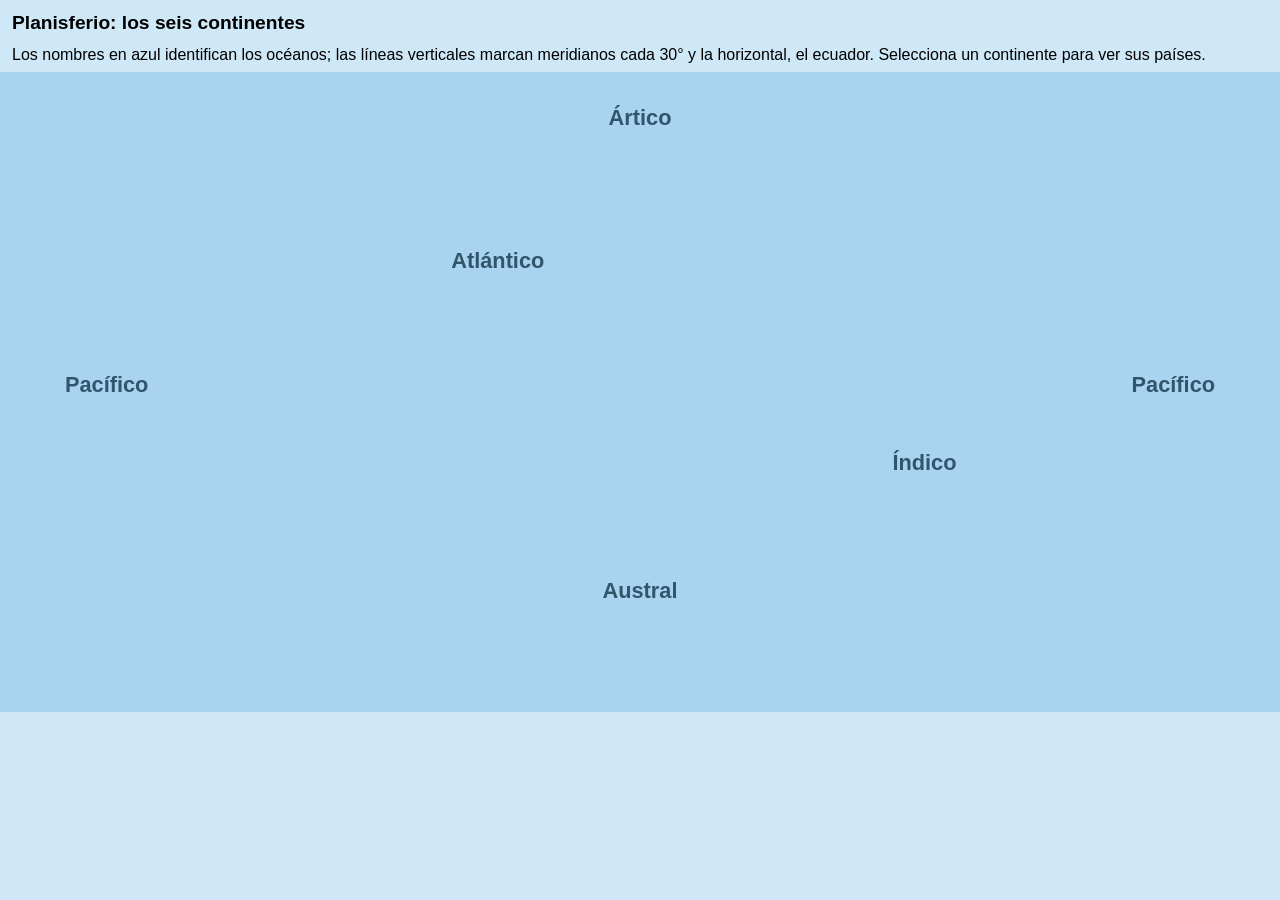
<file: index.html>
<!DOCTYPE html>
<html lang="es">
<head>
  <meta charset="UTF-8">
  <meta name="viewport" content="width=device-width, initial-scale=1">
  <title>Planisferio interactivo</title>
  <link rel="stylesheet" href="styles.css">
</head>
<body>
  <main class="pagina-inicio">
    <h1>Planisferio: los seis continentes</h1>
    <p>Los nombres en azul identifican los océanos; las líneas verticales marcan meridianos cada 30° y la horizontal, el ecuador. Selecciona un continente para ver sus países.</p>
    <div class="leyenda" id="leyenda"></div>
    <div class="mapa-mundo">
      <svg id="mapa" viewBox="0 0 1000 500" aria-label="Planisferio interactivo con continentes y océanos"></svg>
    </div>
    <nav class="accesos-continentes" aria-label="Explorar por continente">
      <a class="acceso acceso-africa" href="continentes/africa/index.html">África<small>Explorar países</small></a>
      <a class="acceso acceso-america" href="continentes/america/index.html">América<small>Explorar países</small></a>
      <a class="acceso acceso-antartida" href="continentes/antartida/index.html">Antártida<small>Explorar territorios</small></a>
      <a class="acceso acceso-asia" href="continentes/asia/index.html">Asia<small>Explorar países</small></a>
      <a class="acceso acceso-europa" href="continentes/europa/index.html">Europa<small>Explorar países</small></a>
      <a class="acceso acceso-oceania" href="continentes/oceania/index.html">Oceanía<small>Explorar países</small></a>
    </nav>
  </main>
  <div id="etiqueta" role="status" aria-live="polite"></div>

  <script src="script.js"></script>
</body>
</html>
</file>
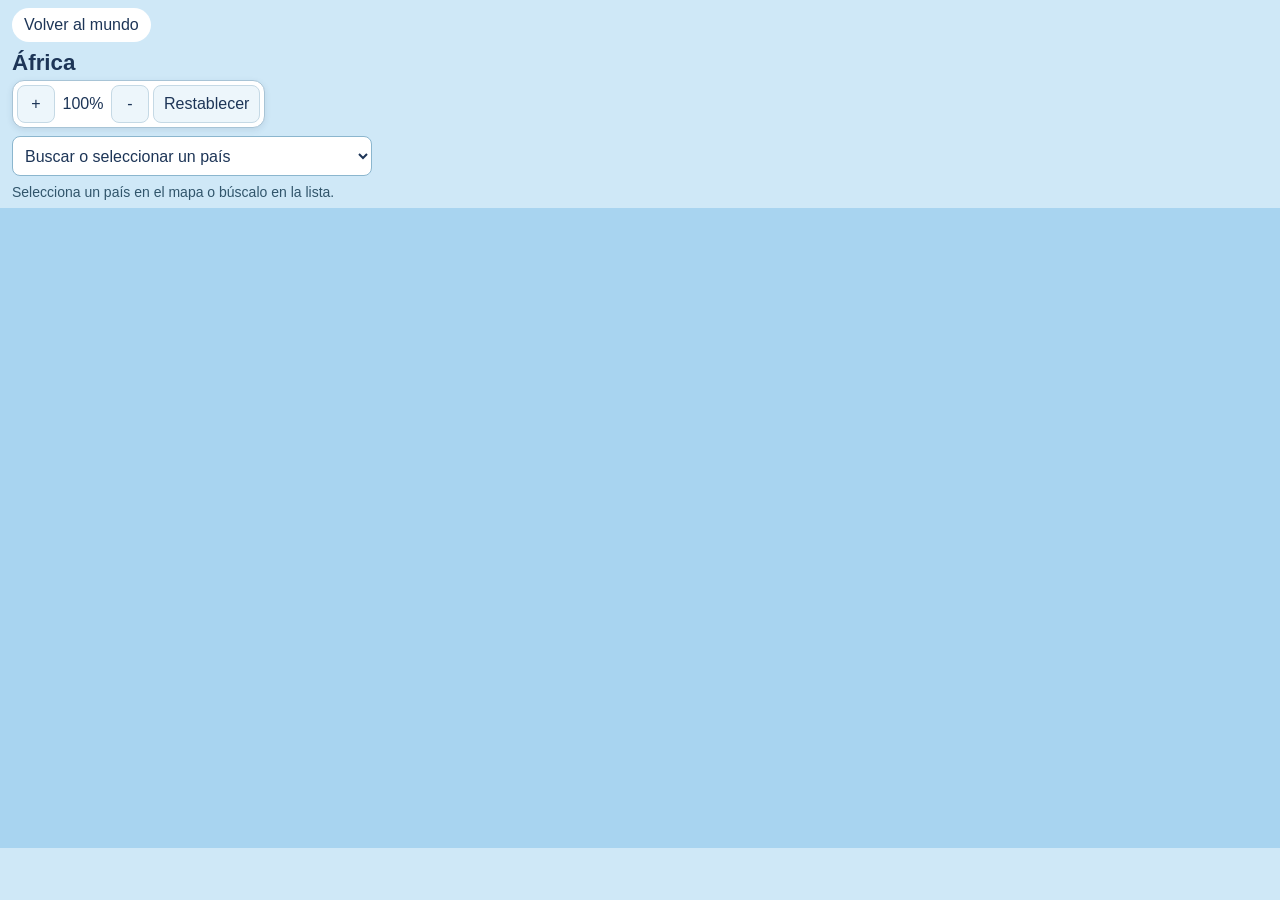
<file: continentes/africa/index.html>
<!DOCTYPE html>
<html lang="es">
<head>
  <meta charset="UTF-8">
  <meta name="viewport" content="width=device-width, initial-scale=1">
  <title>África | Planisferio interactivo</title>
  <link rel="stylesheet" href="africa.css">
  <link rel="stylesheet" href="../continentes-movil.css">
</head>
<body data-continente="África">
  <a id="volver" href="../../index.html">Volver al mundo</a>
  <h1>África</h1>
  <nav id="controles-zoom" aria-label="Controles de acercamiento">
    <button id="acercar" type="button" aria-label="Acercar">+</button>
    <span id="nivel-zoom" aria-live="polite">100%</span>
    <button id="alejar" type="button" aria-label="Alejar">-</button>
    <button id="restablecer-zoom" type="button">Restablecer</button>
  </nav>
  <label class="solo-lectores" for="selector-pais">Buscar o seleccionar un país</label>
  <select id="selector-pais">
    <option value="">Buscar o seleccionar un país</option>
  </select>
  <p class="ayuda-navegacion">Selecciona un país en el mapa o búscalo en la lista.</p>
  <div id="mapa-contenedor">
    <svg id="mapa" viewBox="0 0 1000 500" aria-label="Mapa de África y sus países"></svg>
    <aside id="info-pais" aria-labelledby="nombre-pais" hidden>
      <button id="cerrar-info" type="button" aria-label="Cerrar información">Cerrar</button>
      <img id="bandera-pais" class="bandera-pais" width="96" height="64" alt="" loading="lazy" decoding="async" hidden>
      <p id="estado-bandera" hidden></p>
      <h2 id="nombre-pais"></h2>
      <dl>
        <div><dt>Continente</dt><dd id="info-continente"></dd></div>
        <div><dt>Código ISO</dt><dd id="info-codigo"></dd></div>
        <div><dt>Población estimada</dt><dd id="info-poblacion"></dd></div>
      </dl>
    </aside>
  </div>
  <div id="etiqueta" role="status" aria-live="polite"></div>
  <script src="../continente.js"></script>
</body>
</html>
</file>
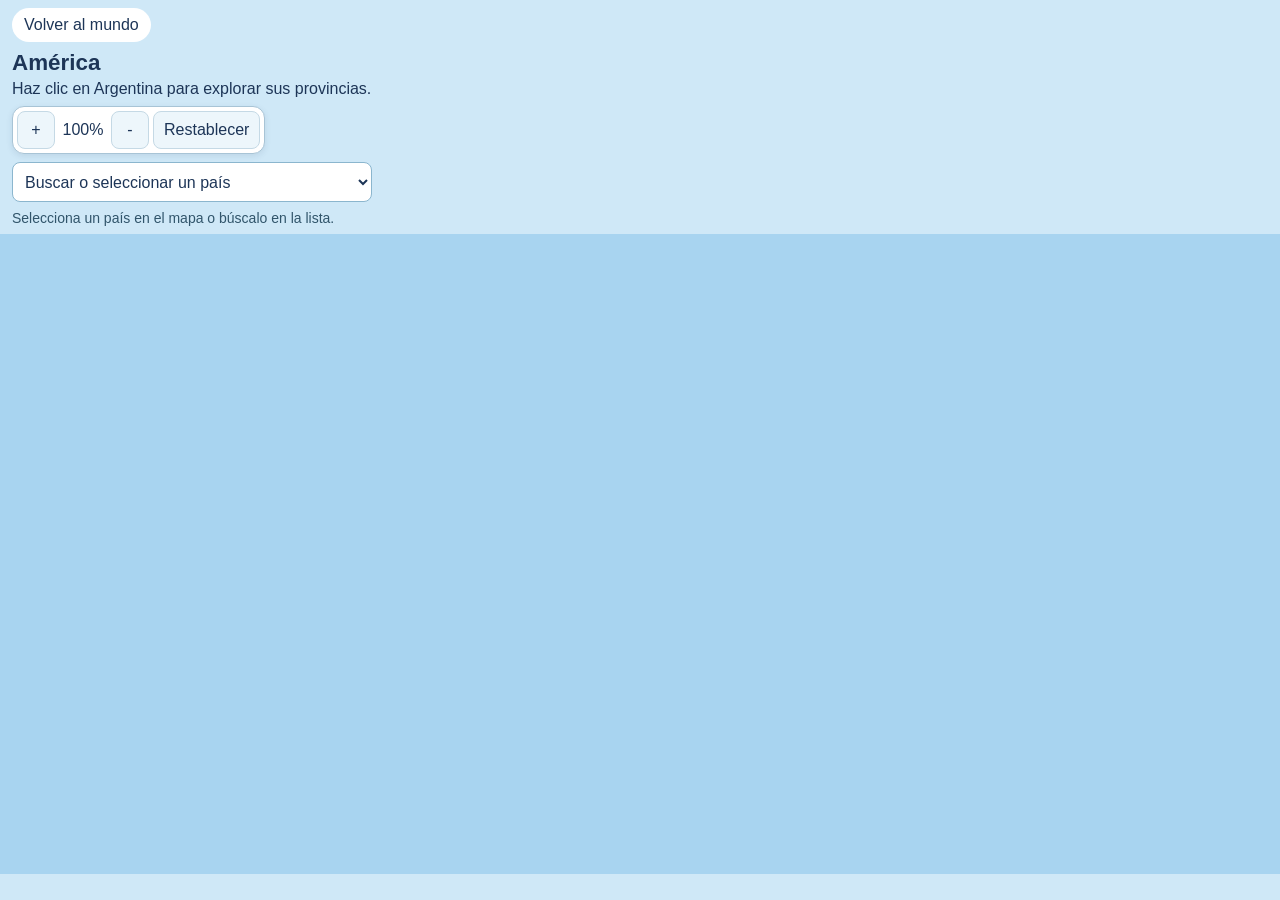
<file: continentes/america/index.html>
<!DOCTYPE html>
<html lang="es">
<head>
  <meta charset="UTF-8">
  <meta name="viewport" content="width=device-width, initial-scale=1">
  <title>América | Planisferio interactivo</title>
  <link rel="stylesheet" href="america.css">
  <link rel="stylesheet" href="../continentes-movil.css">
</head>
<body data-continente="América">
  <a id="volver" href="../../index.html">Volver al mundo</a>
  <h1>América</h1>
  <p>Haz clic en Argentina para explorar sus provincias.</p>
  <nav id="controles-zoom" aria-label="Controles de acercamiento">
    <button id="acercar" type="button" aria-label="Acercar">+</button>
    <span id="nivel-zoom" aria-live="polite">100%</span>
    <button id="alejar" type="button" aria-label="Alejar">-</button>
    <button id="restablecer-zoom" type="button">Restablecer</button>
  </nav>
  <label class="solo-lectores" for="selector-pais">Buscar o seleccionar un país</label>
  <select id="selector-pais">
    <option value="">Buscar o seleccionar un país</option>
  </select>
  <p class="ayuda-navegacion">Selecciona un país en el mapa o búscalo en la lista.</p>
  <div id="mapa-contenedor">
    <svg id="mapa" viewBox="0 0 1000 500" aria-label="Mapa de América y sus países"></svg>
    <aside id="info-pais" aria-labelledby="nombre-pais" hidden>
      <button id="cerrar-info" type="button" aria-label="Cerrar información">Cerrar</button>
      <img id="bandera-pais" class="bandera-pais" width="96" height="64" alt="" loading="lazy" decoding="async" hidden>
      <p id="estado-bandera" hidden></p>
      <h2 id="nombre-pais"></h2>
      <dl>
        <div><dt>Continente</dt><dd id="info-continente"></dd></div>
        <div><dt>Código ISO</dt><dd id="info-codigo"></dd></div>
        <div><dt>Población estimada</dt><dd id="info-poblacion"></dd></div>
      </dl>
    </aside>
  </div>
  <div id="etiqueta" role="status" aria-live="polite"></div>
  <script src="../continente.js"></script>
</body>
</html>
</file>
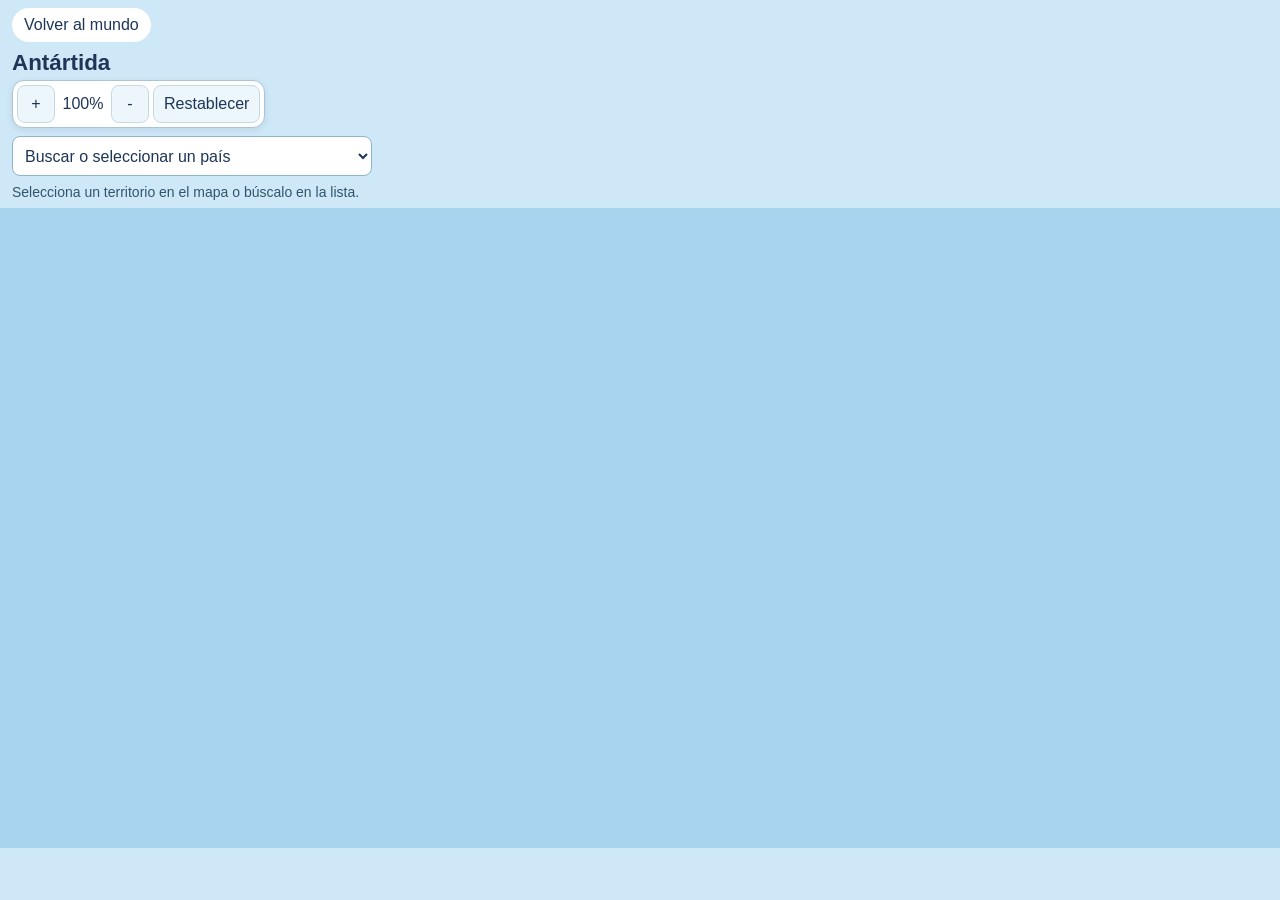
<file: continentes/antartida/index.html>
<!DOCTYPE html>
<html lang="es">
<head>
  <meta charset="UTF-8">
  <meta name="viewport" content="width=device-width, initial-scale=1">
  <title>Antártida | Planisferio interactivo</title>
  <link rel="stylesheet" href="antartida.css">
  <link rel="stylesheet" href="../continentes-movil.css">
</head>
<body data-continente="Antártida">
  <a id="volver" href="../../index.html">Volver al mundo</a>
  <h1>Antártida</h1>
  <nav id="controles-zoom" aria-label="Controles de acercamiento">
    <button id="acercar" type="button" aria-label="Acercar">+</button>
    <span id="nivel-zoom" aria-live="polite">100%</span>
    <button id="alejar" type="button" aria-label="Alejar">-</button>
    <button id="restablecer-zoom" type="button">Restablecer</button>
  </nav>
  <label class="solo-lectores" for="selector-pais">Buscar o seleccionar un país</label>
  <select id="selector-pais">
    <option value="">Buscar o seleccionar un país</option>
  </select>
  <p class="ayuda-navegacion">Selecciona un territorio en el mapa o búscalo en la lista.</p>
  <div id="mapa-contenedor">
    <svg id="mapa" viewBox="0 0 1000 500" aria-label="Mapa de Antártida y sus territorios"></svg>
    <aside id="info-pais" aria-labelledby="nombre-pais" hidden>
      <button id="cerrar-info" type="button" aria-label="Cerrar información">Cerrar</button>
      <img id="bandera-pais" class="bandera-pais" width="96" height="64" alt="" loading="lazy" decoding="async" hidden>
      <p id="estado-bandera" hidden></p>
      <h2 id="nombre-pais"></h2>
      <dl>
        <div><dt>Continente</dt><dd id="info-continente"></dd></div>
        <div><dt>Código ISO</dt><dd id="info-codigo"></dd></div>
        <div><dt>Población estimada</dt><dd id="info-poblacion"></dd></div>
      </dl>
    </aside>
  </div>
  <div id="etiqueta" role="status" aria-live="polite"></div>
  <script src="../continente.js"></script>
</body>
</html>
</file>
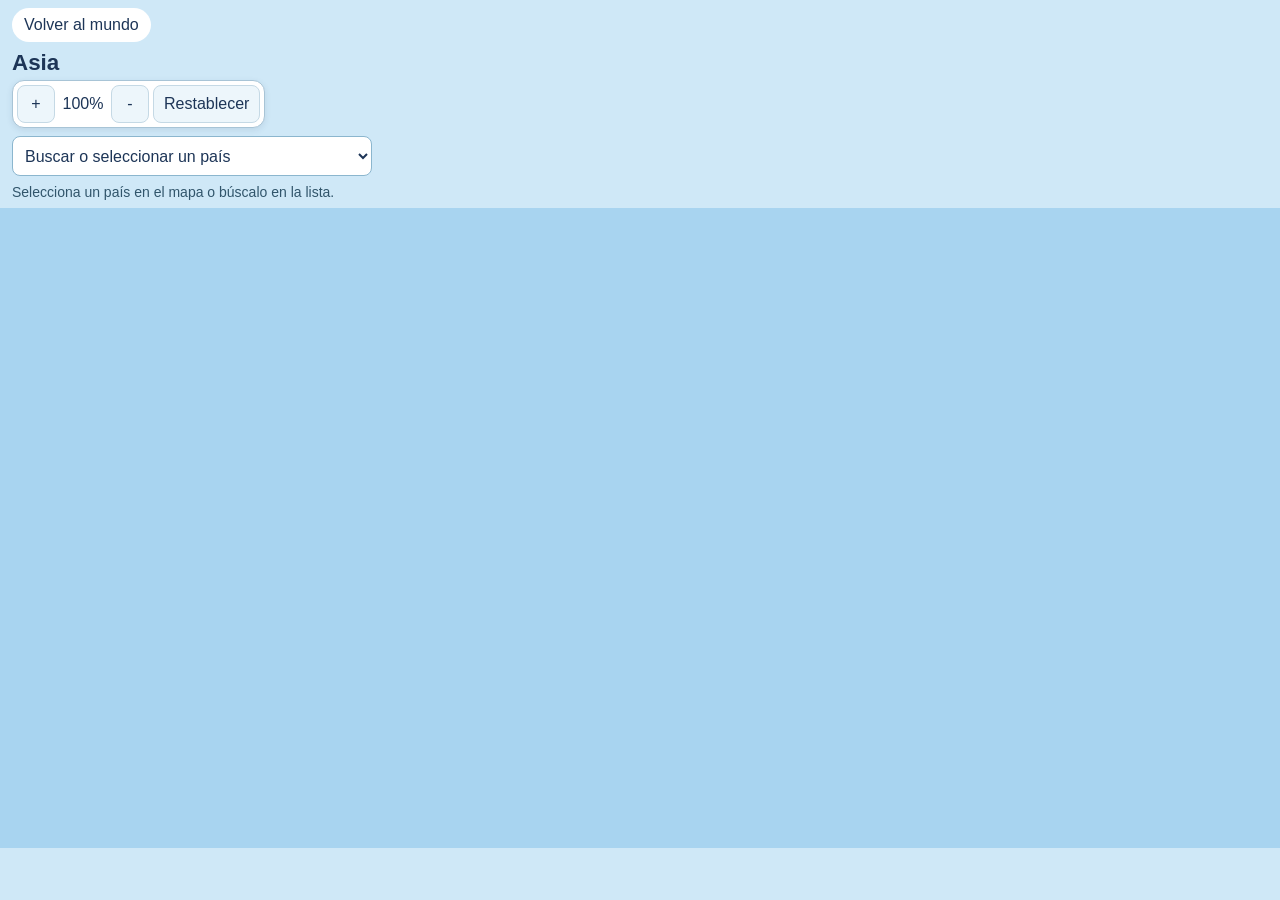
<file: continentes/asia/index.html>
<!DOCTYPE html>
<html lang="es">
<head>
  <meta charset="UTF-8">
  <meta name="viewport" content="width=device-width, initial-scale=1">
  <title>Asia | Planisferio interactivo</title>
  <link rel="stylesheet" href="asia.css">
  <link rel="stylesheet" href="../continentes-movil.css">
</head>
<body data-continente="Asia">
  <a id="volver" href="../../index.html">Volver al mundo</a>
  <h1>Asia</h1>
  <nav id="controles-zoom" aria-label="Controles de acercamiento">
    <button id="acercar" type="button" aria-label="Acercar">+</button>
    <span id="nivel-zoom" aria-live="polite">100%</span>
    <button id="alejar" type="button" aria-label="Alejar">-</button>
    <button id="restablecer-zoom" type="button">Restablecer</button>
  </nav>
  <label class="solo-lectores" for="selector-pais">Buscar o seleccionar un país</label>
  <select id="selector-pais">
    <option value="">Buscar o seleccionar un país</option>
  </select>
  <p class="ayuda-navegacion">Selecciona un país en el mapa o búscalo en la lista.</p>
  <div id="mapa-contenedor">
    <svg id="mapa" viewBox="0 0 1000 500" aria-label="Mapa de Asia y sus países"></svg>
    <aside id="info-pais" aria-labelledby="nombre-pais" hidden>
      <button id="cerrar-info" type="button" aria-label="Cerrar información">Cerrar</button>
      <img id="bandera-pais" class="bandera-pais" width="96" height="64" alt="" loading="lazy" decoding="async" hidden>
      <p id="estado-bandera" hidden></p>
      <h2 id="nombre-pais"></h2>
      <dl>
        <div><dt>Continente</dt><dd id="info-continente"></dd></div>
        <div><dt>Código ISO</dt><dd id="info-codigo"></dd></div>
        <div><dt>Población estimada</dt><dd id="info-poblacion"></dd></div>
      </dl>
    </aside>
  </div>
  <div id="etiqueta" role="status" aria-live="polite"></div>
  <script src="../continente.js"></script>
</body>
</html>
</file>
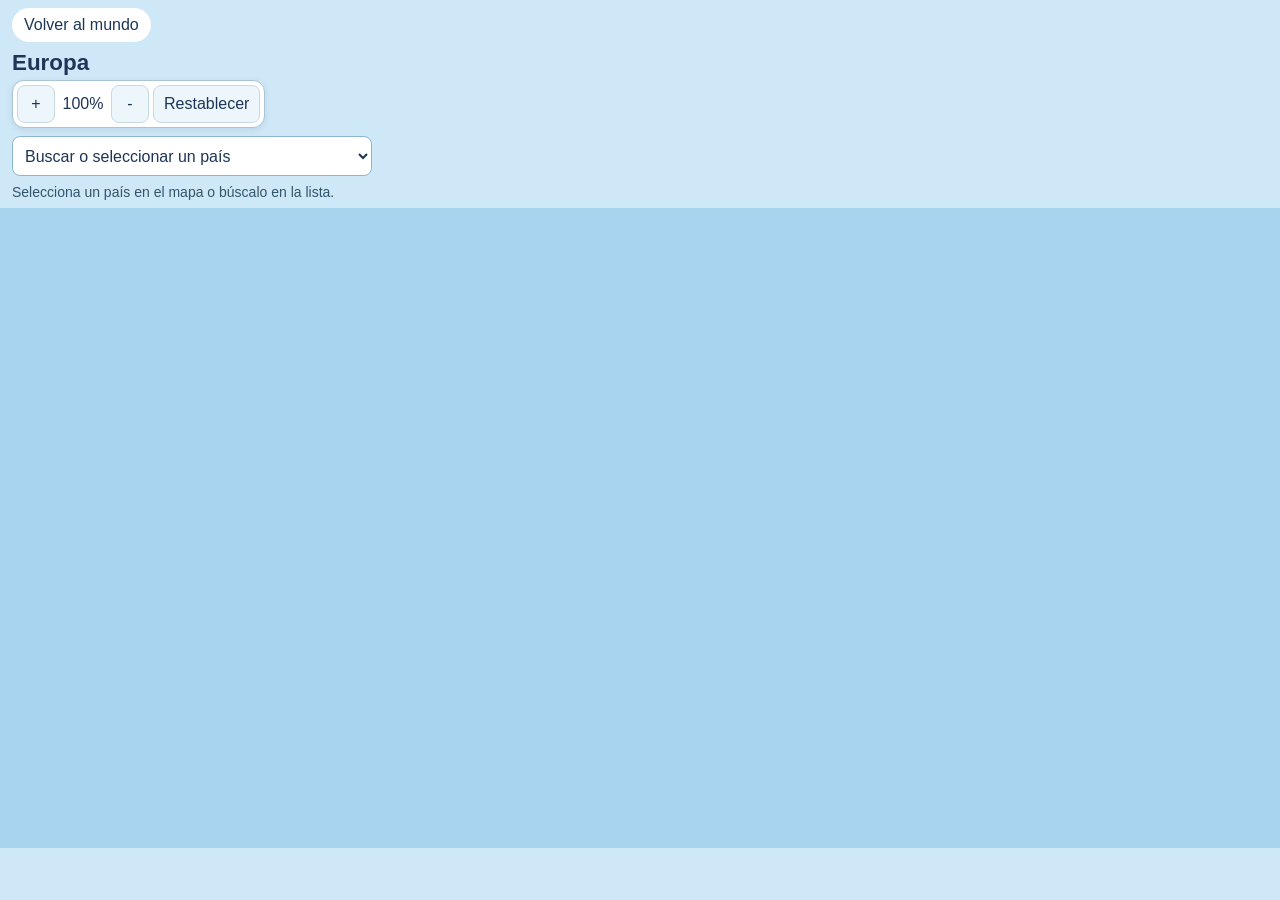
<file: continentes/europa/index.html>
<!DOCTYPE html>
<html lang="es">
<head>
  <meta charset="UTF-8">
  <meta name="viewport" content="width=device-width, initial-scale=1">
  <title>Europa | Planisferio interactivo</title>
  <link rel="stylesheet" href="europa.css">
  <link rel="stylesheet" href="../continentes-movil.css">
</head>
<body data-continente="Europa">
  <a id="volver" href="../../index.html">Volver al mundo</a>
  <h1>Europa</h1>
  <nav id="controles-zoom" aria-label="Controles de acercamiento">
    <button id="acercar" type="button" aria-label="Acercar">+</button>
    <span id="nivel-zoom" aria-live="polite">100%</span>
    <button id="alejar" type="button" aria-label="Alejar">-</button>
    <button id="restablecer-zoom" type="button">Restablecer</button>
  </nav>
  <label class="solo-lectores" for="selector-pais">Buscar o seleccionar un país</label>
  <select id="selector-pais">
    <option value="">Buscar o seleccionar un país</option>
  </select>
  <p class="ayuda-navegacion">Selecciona un país en el mapa o búscalo en la lista.</p>
  <div id="mapa-contenedor">
    <svg id="mapa" viewBox="0 0 1000 500" aria-label="Mapa de Europa y sus países"></svg>
    <aside id="info-pais" aria-labelledby="nombre-pais" hidden>
      <button id="cerrar-info" type="button" aria-label="Cerrar información">Cerrar</button>
      <img id="bandera-pais" class="bandera-pais" width="96" height="64" alt="" loading="lazy" decoding="async" hidden>
      <p id="estado-bandera" hidden></p>
      <h2 id="nombre-pais"></h2>
      <dl>
        <div><dt>Continente</dt><dd id="info-continente"></dd></div>
        <div><dt>Código ISO</dt><dd id="info-codigo"></dd></div>
        <div><dt>Población estimada</dt><dd id="info-poblacion"></dd></div>
      </dl>
    </aside>
  </div>
  <div id="etiqueta" role="status" aria-live="polite"></div>
  <script src="../continente.js"></script>
</body>
</html>
</file>
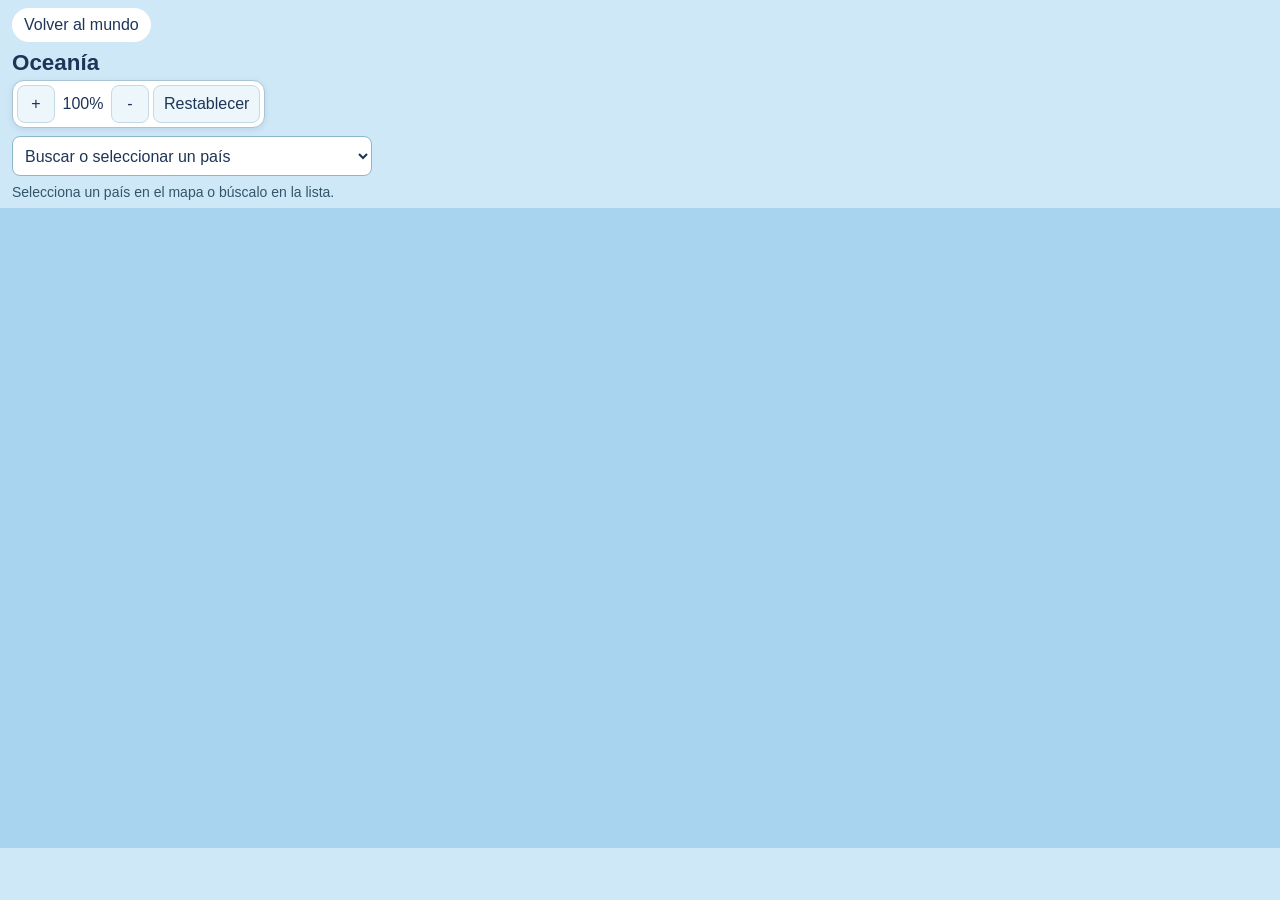
<file: continentes/oceania/index.html>
<!DOCTYPE html>
<html lang="es">
<head>
  <meta charset="UTF-8">
  <meta name="viewport" content="width=device-width, initial-scale=1">
  <title>Oceanía | Planisferio interactivo</title>
  <link rel="stylesheet" href="oceania.css">
  <link rel="stylesheet" href="../continentes-movil.css">
</head>
<body data-continente="Oceanía">
  <a id="volver" href="../../index.html">Volver al mundo</a>
  <h1>Oceanía</h1>
  <nav id="controles-zoom" aria-label="Controles de acercamiento">
    <button id="acercar" type="button" aria-label="Acercar">+</button>
    <span id="nivel-zoom" aria-live="polite">100%</span>
    <button id="alejar" type="button" aria-label="Alejar">-</button>
    <button id="restablecer-zoom" type="button">Restablecer</button>
  </nav>
  <label class="solo-lectores" for="selector-pais">Buscar o seleccionar un país</label>
  <select id="selector-pais">
    <option value="">Buscar o seleccionar un país</option>
  </select>
  <p class="ayuda-navegacion">Selecciona un país en el mapa o búscalo en la lista.</p>
  <div id="mapa-contenedor">
    <svg id="mapa" viewBox="0 0 1000 500" aria-label="Mapa de Oceanía y sus países"></svg>
    <aside id="info-pais" aria-labelledby="nombre-pais" hidden>
      <button id="cerrar-info" type="button" aria-label="Cerrar información">Cerrar</button>
      <img id="bandera-pais" class="bandera-pais" width="96" height="64" alt="" loading="lazy" decoding="async" hidden>
      <p id="estado-bandera" hidden></p>
      <h2 id="nombre-pais"></h2>
      <dl>
        <div><dt>Continente</dt><dd id="info-continente"></dd></div>
        <div><dt>Código ISO</dt><dd id="info-codigo"></dd></div>
        <div><dt>Población estimada</dt><dd id="info-poblacion"></dd></div>
      </dl>
    </aside>
  </div>
  <div id="etiqueta" role="status" aria-live="polite"></div>
  <script src="../continente.js"></script>
</body>
</html>
</file>
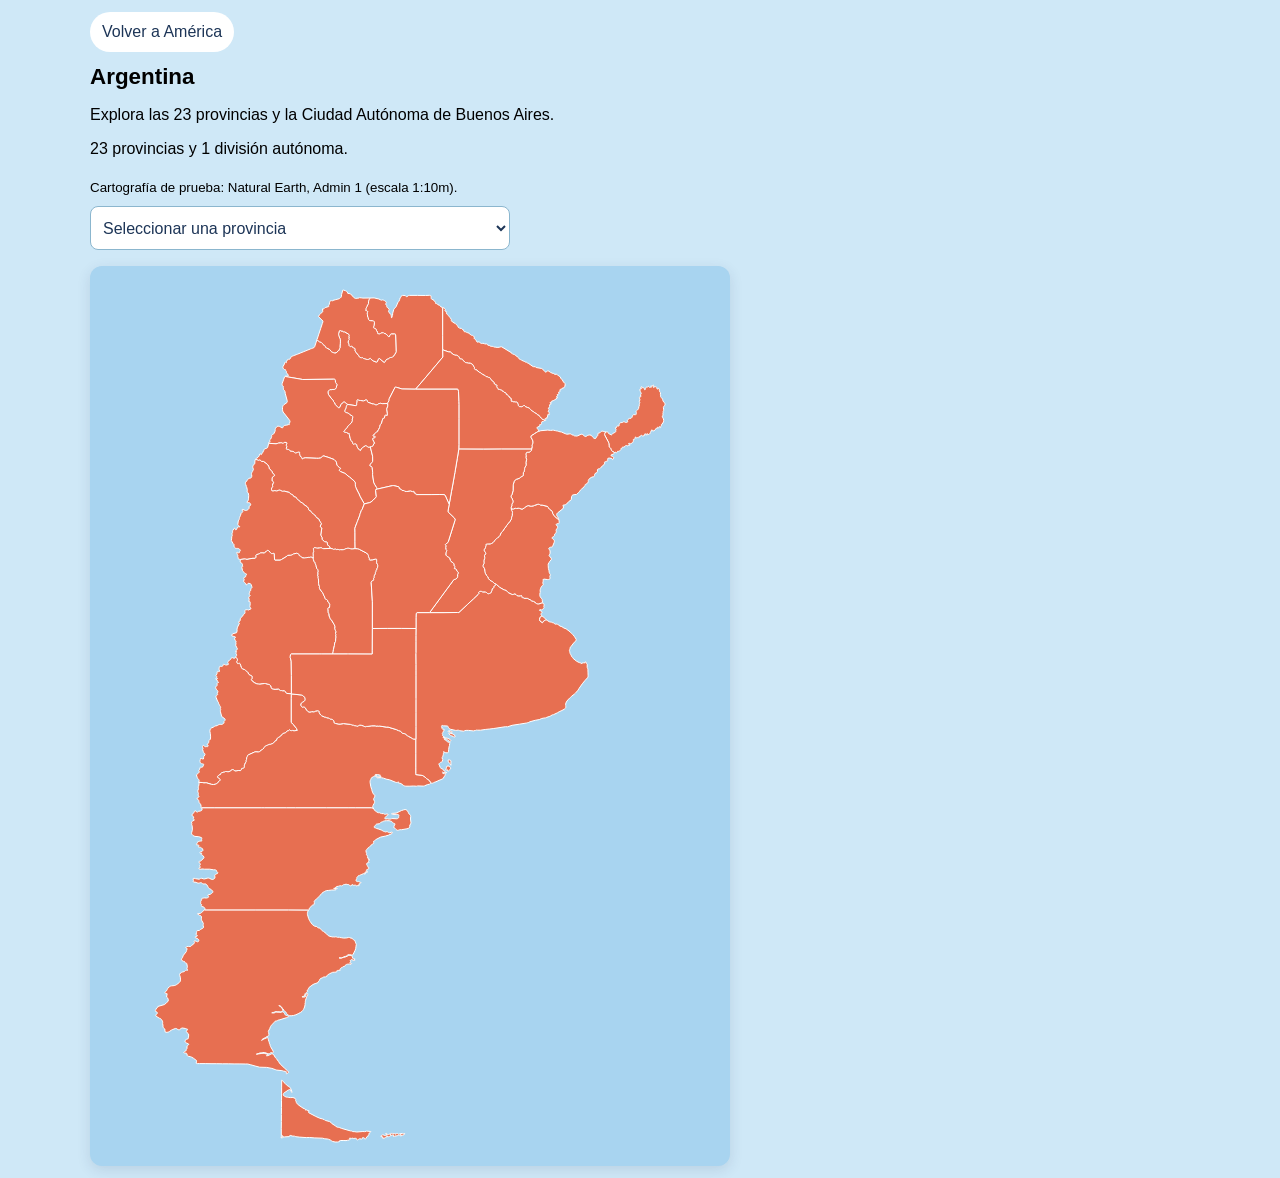
<file: continentes/america/paises/argentina/index.html>
<!DOCTYPE html>
<html lang="es">
<head>
  <meta charset="UTF-8">
  <meta name="viewport" content="width=device-width, initial-scale=1">
  <title>Argentina | Provincias | Planisferio interactivo</title>
  <link rel="stylesheet" href="argentina.css">
</head>
<body>
  <main>
    <a id="volver" href="../../index.html">Volver a América</a>
    <h1>Argentina</h1>
    <p>Explora las 23 provincias y la Ciudad Autónoma de Buenos Aires.</p>
    <p id="estado-mapa" role="status" aria-live="polite">Cargando divisiones administrativas...</p>
    <small>Cartografía de prueba: Natural Earth, Admin 1 (escala 1:10m).</small>
    <label class="solo-lectores" for="selector-provincia">Seleccionar una provincia</label>
    <select id="selector-provincia">
      <option value="">Seleccionar una provincia</option>
    </select>
    <div class="contenido">
      <svg id="mapa" viewBox="0 0 640 900" aria-label="Mapa interactivo de las provincias de Argentina"></svg>
      <aside id="info-provincia" aria-labelledby="nombre-provincia" hidden>
        <h2 id="nombre-provincia"></h2>
        <dl>
          <div><dt>División administrativa</dt><dd id="tipo-provincia"></dd></div>
        </dl>
      </aside>
    </div>
    <div id="etiqueta" role="status" aria-live="polite"></div>
  </main>
  <script src="argentina.js"></script>
</body>
</html>
</file>
<file: styles.css>
body { margin: 0; font-family: sans-serif; background: #cfe8f7; }
h1 { font-size: 1.2rem; margin: 12px; }
p { margin: 0 12px 8px; }
.leyenda { margin: 0 12px 8px; }
.leyenda span { display: inline-block; margin-right: 14px; }
.leyenda i { display: inline-block; width: 12px; height: 12px; margin-right: 4px; vertical-align: middle; }
svg { width: 100%; height: auto; display: block; background: #a8d4f0; }
.continente { cursor: pointer; }
.continente path { transition: fill .2s ease; }
.continente:focus { outline: none; }
.continente:focus path { filter: brightness(.8); }
.grilla-geografica { pointer-events: none; }
.meridiano {
  stroke: #1d3557;
  stroke-width: 1;
  stroke-dasharray: 4 5;
  opacity: .38;
  vector-effect: non-scaling-stroke;
  pointer-events: none;
}
.meridiano-greenwich {
  stroke: #f4a300;
  stroke-width: 1.8;
  stroke-dasharray: none;
  opacity: 1;
  pointer-events: stroke;
  cursor: help;
}
.ecuador-borde {
  stroke: #fff;
  stroke-width: 3.5;
  opacity: .9;
  vector-effect: non-scaling-stroke;
  pointer-events: none;
}
.ecuador {
  stroke: #d62828;
  stroke-width: 1.6;
  opacity: 1;
  vector-effect: non-scaling-stroke;
  pointer-events: stroke;
  cursor: help;
}
.etiquetas-oceanos { pointer-events: none; }
.oceano {
  fill: #31556b;
  font-size: 17px;
  font-weight: 600;
  paint-order: stroke;
  stroke: #a8d4f0;
  stroke-linejoin: round;
  stroke-width: 4px;
  text-anchor: middle;
}
#etiqueta {
  position: fixed;
  z-index: 1;
  display: none;
  pointer-events: none;
  background: rgba(29, 53, 87, .92);
  color: #fff;
  padding: 6px 10px;
  border-radius: 6px;
  font-size: .9rem;
  max-width: calc(100vw - 16px);
  white-space: normal;
}

.accesos-continentes { display: none; }

@media (max-width: 600px) {
  body { min-height: 100vh; background: #f2f7fb; color: #1d3557; }
  .pagina-inicio { padding: max(16px, env(safe-area-inset-top)) 14px calc(24px + env(safe-area-inset-bottom)); }
  h1 { font-size: 1.45rem; line-height: 1.2; margin: 0 0 8px; }
  p { max-width: 48rem; margin: 0 0 12px; line-height: 1.5; }
  .leyenda { display: flex; flex-wrap: wrap; gap: 6px; margin: 0 0 12px; }
  .leyenda span {
    display: inline-flex;
    align-items: center;
    margin: 0;
    padding: 5px 8px;
    border-radius: 999px;
    background: #fff;
    font-size: .75rem;
  }
  .mapa-mundo { overflow: hidden; border-radius: 12px; box-shadow: 0 4px 14px rgba(29, 53, 87, .12); }
  svg { border-radius: 12px; }
  .oceano { font-size: 34px; stroke-width: 8px; }
  .accesos-continentes { display: grid; grid-template-columns: repeat(2, minmax(0, 1fr)); gap: 10px; margin-top: 14px; }
  .acceso {
    display: flex;
    min-height: 60px;
    flex-direction: column;
    justify-content: center;
    padding: 10px 12px;
    border: 1px solid #d5e4ed;
    border-left: 4px solid var(--color-continente);
    border-radius: 12px;
    background: #fff;
    color: #1d3557;
    font-weight: 600;
    text-decoration: none;
    box-shadow: 0 2px 8px rgba(29, 53, 87, .06);
  }
  .acceso small { margin-top: 3px; color: #527084; font-size: .75rem; font-weight: 400; }
  .acceso:focus-visible { outline: 3px solid #457b9d; outline-offset: 2px; }
  .acceso-africa { --color-continente: #e9c46a; }
  .acceso-america { --color-continente: #e76f51; }
  .acceso-antartida { --color-continente: #a8dadc; }
  .acceso-asia { --color-continente: #2a9d8f; }
  .acceso-europa { --color-continente: #457b9d; }
  .acceso-oceania { --color-continente: #9b5de5; }
}

@media (prefers-reduced-motion: reduce) {
  .continente path { transition: none; }
}
</file>
<file: continentes/africa/africa.css>
body { margin: 0; font-family: sans-serif; color: #1d3557; background: #cfe8f7; }
h1 { font-size: 1.4rem; margin: 8px 12px 4px; }
p { margin: 0 12px 8px; }
#volver {
  display: inline-flex;
  align-items: center;
  min-height: 34px;
  margin: 8px 12px 0;
  padding: 0 12px;
  border-radius: 999px;
  background: #fff;
  color: #1d3557;
  text-decoration: none;
}
#volver:hover { background: #edf6fb; }
#controles-zoom {
  display: flex;
  align-items: center;
  gap: 4px;
  width: fit-content;
  margin: 4px 12px 8px;
  padding: 4px;
  border: 1px solid #a8c4d6;
  border-radius: 12px;
  background: #fff;
  box-shadow: 0 2px 6px rgba(29, 53, 87, .1);
}
#controles-zoom button,
#info-pais button {
  padding: 6px 10px;
  border: 1px solid #c5d9e5;
  border-radius: 8px;
  background: #edf6fb;
  color: #1d3557;
  font: inherit;
  cursor: pointer;
}
#controles-zoom button { min-width: 38px; min-height: 38px; }
#controles-zoom button:hover:not(:disabled),
#info-pais button:hover { background: #dcecf5; }
#controles-zoom button:focus-visible,
#info-pais button:focus-visible,
#volver:focus-visible,
#selector-pais:focus-visible { outline: 3px solid #457b9d; outline-offset: 2px; }
#controles-zoom button:disabled { opacity: .55; cursor: not-allowed; }
#nivel-zoom { min-width: 48px; text-align: center; font-variant-numeric: tabular-nums; }
#selector-pais {
  display: block;
  width: min(100% - 24px, 360px);
  min-height: 40px;
  margin: 0 12px 8px;
  padding: 8px;
  border: 1px solid #8bb6ce;
  border-radius: 8px;
  background: #fff;
  color: #1d3557;
  font: inherit;
}
.ayuda-navegacion { color: #31556b; font-size: .875rem; }
.solo-lectores {
  position: absolute;
  width: 1px;
  height: 1px;
  padding: 0;
  margin: -1px;
  overflow: hidden;
  clip: rect(0, 0, 0, 0);
  white-space: nowrap;
  border: 0;
}
#mapa-contenedor { position: relative; }
svg { width: 100%; height: auto; display: block; background: #a8d4f0; }
.pais { stroke: #fff; stroke-width: .3; cursor: pointer; transition: stroke-width .15s, stroke .15s; }
.pais:hover,
.pais:focus,
.pais.seleccionado { stroke: #1d3557; stroke-width: 1.5; outline: none; }

#info-pais {
  position: absolute;
  z-index: 2;
  top: 50%;
  right: clamp(12px, 2vw, 24px);
  transform: translateY(-50%);
  box-sizing: border-box;
  width: min(320px, 28vw);
  max-height: min(72vh, 560px);
  overflow: auto;
  padding: 12px;
  background: #fff;
  border: 1px solid #8bb6ce;
  border-radius: 8px;
  box-shadow: 0 8px 24px rgba(29, 53, 87, .22);
}
#cerrar-info { display: block; margin-left: auto; }
#info-pais h2 { margin: 8px 0; }
#bandera-pais { display: block; width: 96px; height: 64px; object-fit: contain; margin: 8px 0; }
#estado-bandera { margin: 8px 0; }
#info-pais dl { margin: 0; }
#info-pais dl div { display: flex; justify-content: space-between; gap: 16px; padding: 4px 0; }
#info-pais dt { font-weight: 600; }
#info-pais dd { margin: 0; text-align: right; }
[hidden] { display: none !important; }

@media (max-width: 1000px) {
  #info-pais {
    position: static;
    transform: none;
    width: auto;
    max-width: 420px;
    max-height: none;
    overflow: visible;
    margin: 12px;
  }
}

#etiqueta {
  position: fixed;
  z-index: 1;
  display: none;
  pointer-events: none;
  background: rgba(29, 53, 87, .92);
  color: #fff;
  padding: 6px 10px;
  border-radius: 6px;
  font-size: .9rem;
  max-width: calc(100vw - 16px);
  white-space: normal;
}

@media (max-width: 600px) {
  #volver { min-height: 40px; }
  #controles-zoom { flex-wrap: wrap; }
  #selector-pais { width: calc(100% - 24px); }
  #info-pais { max-width: none; }
  #info-pais dl div { align-items: flex-start; }
  .pais { stroke-width: .8; }
  .pais:hover,
  .pais:focus,
  .pais.seleccionado { stroke-width: 3.2; }
}

@media (prefers-reduced-motion: reduce) {
  .pais { transition: none; }
}
</file>
<file: continentes/continentes-movil.css>
@media (max-width: 600px) {
  body {
    padding-bottom: env(safe-area-inset-bottom);
    color: #1d3557;
    background: #f2f7fb;
  }

  #volver {
    min-height: 44px;
    margin: max(12px, env(safe-area-inset-top)) 12px 0;
    padding: 0 14px;
    border: 1px solid #d5e4ed;
    box-shadow: 0 2px 8px rgba(29, 53, 87, .06);
    font-weight: 600;
  }

  h1 {
    margin: 8px 12px 12px;
    font-size: 1.65rem;
    line-height: 1.2;
  }

  #controles-zoom {
    box-sizing: border-box;
    width: calc(100% - 24px);
    justify-content: space-between;
    gap: 6px;
    margin: 0 12px 12px;
    padding: 6px;
  }

  #controles-zoom button,
  #info-pais button {
    min-height: 44px;
  }

  #selector-pais {
    box-sizing: border-box;
    width: calc(100% - 24px);
    min-height: 48px;
    margin: 0 12px 10px;
  }

  .ayuda-navegacion {
    margin: 0 12px 12px;
    line-height: 1.45;
  }

  #mapa-contenedor {
    margin: 0 12px;
    overflow: hidden;
    border-radius: 14px;
    box-shadow: 0 4px 14px rgba(29, 53, 87, .12);
  }

  #mapa {
    border-radius: 14px;
  }

  #info-pais {
    width: auto;
    max-width: none;
    margin: 12px;
    padding: 16px;
    border-radius: 14px;
    box-shadow: 0 3px 12px rgba(29, 53, 87, .1);
  }

  #info-pais dl div {
    display: grid;
    grid-template-columns: minmax(0, 1fr) auto;
    gap: 8px;
    padding: 8px 0;
    border-bottom: 1px solid #eef2f4;
  }

  #info-pais dd {
    max-width: 60%;
    overflow-wrap: anywhere;
  }
}
</file>
<file: continentes/america/america.css>
body { margin: 0; font-family: sans-serif; color: #1d3557; background: #cfe8f7; }
h1 { font-size: 1.4rem; margin: 8px 12px 4px; }
p { margin: 0 12px 8px; }
#volver {
  display: inline-flex;
  align-items: center;
  min-height: 34px;
  margin: 8px 12px 0;
  padding: 0 12px;
  border-radius: 999px;
  background: #fff;
  color: #1d3557;
  text-decoration: none;
}
#volver:hover { background: #edf6fb; }
#controles-zoom {
  display: flex;
  align-items: center;
  gap: 4px;
  width: fit-content;
  margin: 4px 12px 8px;
  padding: 4px;
  border: 1px solid #a8c4d6;
  border-radius: 12px;
  background: #fff;
  box-shadow: 0 2px 6px rgba(29, 53, 87, .1);
}
#controles-zoom button,
#info-pais button {
  padding: 6px 10px;
  border: 1px solid #c5d9e5;
  border-radius: 8px;
  background: #edf6fb;
  color: #1d3557;
  font: inherit;
  cursor: pointer;
}
#controles-zoom button { min-width: 38px; min-height: 38px; }
#controles-zoom button:hover:not(:disabled),
#info-pais button:hover { background: #dcecf5; }
#controles-zoom button:focus-visible,
#info-pais button:focus-visible,
#volver:focus-visible,
#selector-pais:focus-visible { outline: 3px solid #457b9d; outline-offset: 2px; }
#controles-zoom button:disabled { opacity: .55; cursor: not-allowed; }
#nivel-zoom { min-width: 48px; text-align: center; font-variant-numeric: tabular-nums; }
#selector-pais {
  display: block;
  width: min(100% - 24px, 360px);
  min-height: 40px;
  margin: 0 12px 8px;
  padding: 8px;
  border: 1px solid #8bb6ce;
  border-radius: 8px;
  background: #fff;
  color: #1d3557;
  font: inherit;
}
.ayuda-navegacion { color: #31556b; font-size: .875rem; }
.solo-lectores {
  position: absolute;
  width: 1px;
  height: 1px;
  padding: 0;
  margin: -1px;
  overflow: hidden;
  clip: rect(0, 0, 0, 0);
  white-space: nowrap;
  border: 0;
}
#mapa-contenedor { position: relative; }
svg { width: 100%; height: auto; display: block; background: #a8d4f0; }
.pais { stroke: #fff; stroke-width: .3; cursor: pointer; transition: stroke-width .15s, stroke .15s; }
.pais:hover,
.pais:focus,
.pais.seleccionado { stroke: #1d3557; stroke-width: 1.5; outline: none; }

#info-pais {
  position: absolute;
  z-index: 2;
  top: 50%;
  right: clamp(12px, 2vw, 24px);
  transform: translateY(-50%);
  box-sizing: border-box;
  width: min(320px, 28vw);
  max-height: min(72vh, 560px);
  overflow: auto;
  padding: 12px;
  background: #fff;
  border: 1px solid #8bb6ce;
  border-radius: 8px;
  box-shadow: 0 8px 24px rgba(29, 53, 87, .22);
}
#cerrar-info { display: block; margin-left: auto; }
#info-pais h2 { margin: 8px 0; }
#bandera-pais { display: block; width: 96px; height: 64px; object-fit: contain; margin: 8px 0; }
#estado-bandera { margin: 8px 0; }
#info-pais dl { margin: 0; }
#info-pais dl div { display: flex; justify-content: space-between; gap: 16px; padding: 4px 0; }
#info-pais dt { font-weight: 600; }
#info-pais dd { margin: 0; text-align: right; }
[hidden] { display: none !important; }

@media (max-width: 1000px) {
  #info-pais {
    position: static;
    transform: none;
    width: auto;
    max-width: 420px;
    max-height: none;
    overflow: visible;
    margin: 12px;
  }
}

#etiqueta {
  position: fixed;
  z-index: 1;
  display: none;
  pointer-events: none;
  background: rgba(29, 53, 87, .92);
  color: #fff;
  padding: 6px 10px;
  border-radius: 6px;
  font-size: .9rem;
  max-width: calc(100vw - 16px);
  white-space: normal;
}

@media (max-width: 600px) {
  #volver { min-height: 40px; }
  #controles-zoom { flex-wrap: wrap; }
  #selector-pais { width: calc(100% - 24px); }
  #info-pais { max-width: none; }
  #info-pais dl div { align-items: flex-start; }
  .pais { stroke-width: .8; }
  .pais:hover,
  .pais:focus,
  .pais.seleccionado { stroke-width: 3.2; }
}

@media (prefers-reduced-motion: reduce) {
  .pais { transition: none; }
}
</file>
<file: continentes/antartida/antartida.css>
body { margin: 0; font-family: sans-serif; color: #1d3557; background: #cfe8f7; }
h1 { font-size: 1.4rem; margin: 8px 12px 4px; }
p { margin: 0 12px 8px; }
#volver {
  display: inline-flex;
  align-items: center;
  min-height: 34px;
  margin: 8px 12px 0;
  padding: 0 12px;
  border-radius: 999px;
  background: #fff;
  color: #1d3557;
  text-decoration: none;
}
#volver:hover { background: #edf6fb; }
#controles-zoom {
  display: flex;
  align-items: center;
  gap: 4px;
  width: fit-content;
  margin: 4px 12px 8px;
  padding: 4px;
  border: 1px solid #a8c4d6;
  border-radius: 12px;
  background: #fff;
  box-shadow: 0 2px 6px rgba(29, 53, 87, .1);
}
#controles-zoom button,
#info-pais button {
  padding: 6px 10px;
  border: 1px solid #c5d9e5;
  border-radius: 8px;
  background: #edf6fb;
  color: #1d3557;
  font: inherit;
  cursor: pointer;
}
#controles-zoom button { min-width: 38px; min-height: 38px; }
#controles-zoom button:hover:not(:disabled),
#info-pais button:hover { background: #dcecf5; }
#controles-zoom button:focus-visible,
#info-pais button:focus-visible,
#volver:focus-visible,
#selector-pais:focus-visible { outline: 3px solid #457b9d; outline-offset: 2px; }
#controles-zoom button:disabled { opacity: .55; cursor: not-allowed; }
#nivel-zoom { min-width: 48px; text-align: center; font-variant-numeric: tabular-nums; }
#selector-pais {
  display: block;
  width: min(100% - 24px, 360px);
  min-height: 40px;
  margin: 0 12px 8px;
  padding: 8px;
  border: 1px solid #8bb6ce;
  border-radius: 8px;
  background: #fff;
  color: #1d3557;
  font: inherit;
}
.ayuda-navegacion { color: #31556b; font-size: .875rem; }
.solo-lectores {
  position: absolute;
  width: 1px;
  height: 1px;
  padding: 0;
  margin: -1px;
  overflow: hidden;
  clip: rect(0, 0, 0, 0);
  white-space: nowrap;
  border: 0;
}
#mapa-contenedor { position: relative; }
svg { width: 100%; height: auto; display: block; background: #a8d4f0; }
.pais { stroke: #fff; stroke-width: .3; cursor: pointer; transition: stroke-width .15s, stroke .15s; }
.pais:hover,
.pais:focus,
.pais.seleccionado { stroke: #1d3557; stroke-width: 1.5; outline: none; }

#info-pais {
  position: absolute;
  z-index: 2;
  top: 50%;
  right: clamp(12px, 2vw, 24px);
  transform: translateY(-50%);
  box-sizing: border-box;
  width: min(320px, 28vw);
  max-height: min(72vh, 560px);
  overflow: auto;
  padding: 12px;
  background: #fff;
  border: 1px solid #8bb6ce;
  border-radius: 8px;
  box-shadow: 0 8px 24px rgba(29, 53, 87, .22);
}
#cerrar-info { display: block; margin-left: auto; }
#info-pais h2 { margin: 8px 0; }
#bandera-pais { display: block; width: 96px; height: 64px; object-fit: contain; margin: 8px 0; }
#estado-bandera { margin: 8px 0; }
#info-pais dl { margin: 0; }
#info-pais dl div { display: flex; justify-content: space-between; gap: 16px; padding: 4px 0; }
#info-pais dt { font-weight: 600; }
#info-pais dd { margin: 0; text-align: right; }
[hidden] { display: none !important; }

@media (max-width: 1000px) {
  #info-pais {
    position: static;
    transform: none;
    width: auto;
    max-width: 420px;
    max-height: none;
    overflow: visible;
    margin: 12px;
  }
}

#etiqueta {
  position: fixed;
  z-index: 1;
  display: none;
  pointer-events: none;
  background: rgba(29, 53, 87, .92);
  color: #fff;
  padding: 6px 10px;
  border-radius: 6px;
  font-size: .9rem;
  max-width: calc(100vw - 16px);
  white-space: normal;
}

@media (max-width: 600px) {
  #volver { min-height: 40px; }
  #controles-zoom { flex-wrap: wrap; }
  #selector-pais { width: calc(100% - 24px); }
  #info-pais { max-width: none; }
  #info-pais dl div { align-items: flex-start; }
  .pais { stroke-width: .8; }
  .pais:hover,
  .pais:focus,
  .pais.seleccionado { stroke-width: 3.2; }
}

@media (prefers-reduced-motion: reduce) {
  .pais { transition: none; }
}
</file>
<file: continentes/asia/asia.css>
body { margin: 0; font-family: sans-serif; color: #1d3557; background: #cfe8f7; }
h1 { font-size: 1.4rem; margin: 8px 12px 4px; }
p { margin: 0 12px 8px; }
#volver {
  display: inline-flex;
  align-items: center;
  min-height: 34px;
  margin: 8px 12px 0;
  padding: 0 12px;
  border-radius: 999px;
  background: #fff;
  color: #1d3557;
  text-decoration: none;
}
#volver:hover { background: #edf6fb; }
#controles-zoom {
  display: flex;
  align-items: center;
  gap: 4px;
  width: fit-content;
  margin: 4px 12px 8px;
  padding: 4px;
  border: 1px solid #a8c4d6;
  border-radius: 12px;
  background: #fff;
  box-shadow: 0 2px 6px rgba(29, 53, 87, .1);
}
#controles-zoom button,
#info-pais button {
  padding: 6px 10px;
  border: 1px solid #c5d9e5;
  border-radius: 8px;
  background: #edf6fb;
  color: #1d3557;
  font: inherit;
  cursor: pointer;
}
#controles-zoom button { min-width: 38px; min-height: 38px; }
#controles-zoom button:hover:not(:disabled),
#info-pais button:hover { background: #dcecf5; }
#controles-zoom button:focus-visible,
#info-pais button:focus-visible,
#volver:focus-visible,
#selector-pais:focus-visible { outline: 3px solid #457b9d; outline-offset: 2px; }
#controles-zoom button:disabled { opacity: .55; cursor: not-allowed; }
#nivel-zoom { min-width: 48px; text-align: center; font-variant-numeric: tabular-nums; }
#selector-pais {
  display: block;
  width: min(100% - 24px, 360px);
  min-height: 40px;
  margin: 0 12px 8px;
  padding: 8px;
  border: 1px solid #8bb6ce;
  border-radius: 8px;
  background: #fff;
  color: #1d3557;
  font: inherit;
}
.ayuda-navegacion { color: #31556b; font-size: .875rem; }
.solo-lectores {
  position: absolute;
  width: 1px;
  height: 1px;
  padding: 0;
  margin: -1px;
  overflow: hidden;
  clip: rect(0, 0, 0, 0);
  white-space: nowrap;
  border: 0;
}
#mapa-contenedor { position: relative; }
svg { width: 100%; height: auto; display: block; background: #a8d4f0; }
.pais { stroke: #fff; stroke-width: .3; cursor: pointer; transition: stroke-width .15s, stroke .15s; }
.pais:hover,
.pais:focus,
.pais.seleccionado { stroke: #1d3557; stroke-width: 1.5; outline: none; }

#info-pais {
  position: absolute;
  z-index: 2;
  top: 50%;
  right: clamp(12px, 2vw, 24px);
  transform: translateY(-50%);
  box-sizing: border-box;
  width: min(320px, 28vw);
  max-height: min(72vh, 560px);
  overflow: auto;
  padding: 12px;
  background: #fff;
  border: 1px solid #8bb6ce;
  border-radius: 8px;
  box-shadow: 0 8px 24px rgba(29, 53, 87, .22);
}
#cerrar-info { display: block; margin-left: auto; }
#info-pais h2 { margin: 8px 0; }
#bandera-pais { display: block; width: 96px; height: 64px; object-fit: contain; margin: 8px 0; }
#estado-bandera { margin: 8px 0; }
#info-pais dl { margin: 0; }
#info-pais dl div { display: flex; justify-content: space-between; gap: 16px; padding: 4px 0; }
#info-pais dt { font-weight: 600; }
#info-pais dd { margin: 0; text-align: right; }
[hidden] { display: none !important; }

@media (max-width: 1000px) {
  #info-pais {
    position: static;
    transform: none;
    width: auto;
    max-width: 420px;
    max-height: none;
    overflow: visible;
    margin: 12px;
  }
}

#etiqueta {
  position: fixed;
  z-index: 1;
  display: none;
  pointer-events: none;
  background: rgba(29, 53, 87, .92);
  color: #fff;
  padding: 6px 10px;
  border-radius: 6px;
  font-size: .9rem;
  max-width: calc(100vw - 16px);
  white-space: normal;
}

@media (max-width: 600px) {
  #volver { min-height: 40px; }
  #controles-zoom { flex-wrap: wrap; }
  #selector-pais { width: calc(100% - 24px); }
  #info-pais { max-width: none; }
  #info-pais dl div { align-items: flex-start; }
  .pais { stroke-width: .8; }
  .pais:hover,
  .pais:focus,
  .pais.seleccionado { stroke-width: 3.2; }
}

@media (prefers-reduced-motion: reduce) {
  .pais { transition: none; }
}
</file>
<file: continentes/europa/europa.css>
body { margin: 0; font-family: sans-serif; color: #1d3557; background: #cfe8f7; }
h1 { font-size: 1.4rem; margin: 8px 12px 4px; }
p { margin: 0 12px 8px; }
#volver {
  display: inline-flex;
  align-items: center;
  min-height: 34px;
  margin: 8px 12px 0;
  padding: 0 12px;
  border-radius: 999px;
  background: #fff;
  color: #1d3557;
  text-decoration: none;
}
#volver:hover { background: #edf6fb; }
#controles-zoom {
  display: flex;
  align-items: center;
  gap: 4px;
  width: fit-content;
  margin: 4px 12px 8px;
  padding: 4px;
  border: 1px solid #a8c4d6;
  border-radius: 12px;
  background: #fff;
  box-shadow: 0 2px 6px rgba(29, 53, 87, .1);
}
#controles-zoom button,
#info-pais button {
  padding: 6px 10px;
  border: 1px solid #c5d9e5;
  border-radius: 8px;
  background: #edf6fb;
  color: #1d3557;
  font: inherit;
  cursor: pointer;
}
#controles-zoom button { min-width: 38px; min-height: 38px; }
#controles-zoom button:hover:not(:disabled),
#info-pais button:hover { background: #dcecf5; }
#controles-zoom button:focus-visible,
#info-pais button:focus-visible,
#volver:focus-visible,
#selector-pais:focus-visible { outline: 3px solid #457b9d; outline-offset: 2px; }
#controles-zoom button:disabled { opacity: .55; cursor: not-allowed; }
#nivel-zoom { min-width: 48px; text-align: center; font-variant-numeric: tabular-nums; }
#selector-pais {
  display: block;
  width: min(100% - 24px, 360px);
  min-height: 40px;
  margin: 0 12px 8px;
  padding: 8px;
  border: 1px solid #8bb6ce;
  border-radius: 8px;
  background: #fff;
  color: #1d3557;
  font: inherit;
}
.ayuda-navegacion { color: #31556b; font-size: .875rem; }
.solo-lectores {
  position: absolute;
  width: 1px;
  height: 1px;
  padding: 0;
  margin: -1px;
  overflow: hidden;
  clip: rect(0, 0, 0, 0);
  white-space: nowrap;
  border: 0;
}
#mapa-contenedor { position: relative; }
svg { width: 100%; height: auto; display: block; background: #a8d4f0; }
.pais { stroke: #fff; stroke-width: .3; cursor: pointer; transition: stroke-width .15s, stroke .15s; }
.pais:hover,
.pais:focus,
.pais.seleccionado { stroke: #1d3557; stroke-width: 1.5; outline: none; }

#info-pais {
  position: absolute;
  z-index: 2;
  top: 50%;
  right: clamp(12px, 2vw, 24px);
  transform: translateY(-50%);
  box-sizing: border-box;
  width: min(320px, 28vw);
  max-height: min(72vh, 560px);
  overflow: auto;
  padding: 12px;
  background: #fff;
  border: 1px solid #8bb6ce;
  border-radius: 8px;
  box-shadow: 0 8px 24px rgba(29, 53, 87, .22);
}
#cerrar-info { display: block; margin-left: auto; }
#info-pais h2 { margin: 8px 0; }
#bandera-pais { display: block; width: 96px; height: 64px; object-fit: contain; margin: 8px 0; }
#estado-bandera { margin: 8px 0; }
#info-pais dl { margin: 0; }
#info-pais dl div { display: flex; justify-content: space-between; gap: 16px; padding: 4px 0; }
#info-pais dt { font-weight: 600; }
#info-pais dd { margin: 0; text-align: right; }
[hidden] { display: none !important; }

@media (max-width: 1000px) {
  #info-pais {
    position: static;
    transform: none;
    width: auto;
    max-width: 420px;
    max-height: none;
    overflow: visible;
    margin: 12px;
  }
}

#etiqueta {
  position: fixed;
  z-index: 1;
  display: none;
  pointer-events: none;
  background: rgba(29, 53, 87, .92);
  color: #fff;
  padding: 6px 10px;
  border-radius: 6px;
  font-size: .9rem;
  max-width: calc(100vw - 16px);
  white-space: normal;
}

@media (max-width: 600px) {
  #volver { min-height: 40px; }
  #controles-zoom { flex-wrap: wrap; }
  #selector-pais { width: calc(100% - 24px); }
  #info-pais { max-width: none; }
  #info-pais dl div { align-items: flex-start; }
  .pais { stroke-width: .8; }
  .pais:hover,
  .pais:focus,
  .pais.seleccionado { stroke-width: 3.2; }
}

@media (prefers-reduced-motion: reduce) {
  .pais { transition: none; }
}
</file>
<file: continentes/oceania/oceania.css>
body { margin: 0; font-family: sans-serif; color: #1d3557; background: #cfe8f7; }
h1 { font-size: 1.4rem; margin: 8px 12px 4px; }
p { margin: 0 12px 8px; }
#volver {
  display: inline-flex;
  align-items: center;
  min-height: 34px;
  margin: 8px 12px 0;
  padding: 0 12px;
  border-radius: 999px;
  background: #fff;
  color: #1d3557;
  text-decoration: none;
}
#volver:hover { background: #edf6fb; }
#controles-zoom {
  display: flex;
  align-items: center;
  gap: 4px;
  width: fit-content;
  margin: 4px 12px 8px;
  padding: 4px;
  border: 1px solid #a8c4d6;
  border-radius: 12px;
  background: #fff;
  box-shadow: 0 2px 6px rgba(29, 53, 87, .1);
}
#controles-zoom button,
#info-pais button {
  padding: 6px 10px;
  border: 1px solid #c5d9e5;
  border-radius: 8px;
  background: #edf6fb;
  color: #1d3557;
  font: inherit;
  cursor: pointer;
}
#controles-zoom button { min-width: 38px; min-height: 38px; }
#controles-zoom button:hover:not(:disabled),
#info-pais button:hover { background: #dcecf5; }
#controles-zoom button:focus-visible,
#info-pais button:focus-visible,
#volver:focus-visible,
#selector-pais:focus-visible { outline: 3px solid #457b9d; outline-offset: 2px; }
#controles-zoom button:disabled { opacity: .55; cursor: not-allowed; }
#nivel-zoom { min-width: 48px; text-align: center; font-variant-numeric: tabular-nums; }
#selector-pais {
  display: block;
  width: min(100% - 24px, 360px);
  min-height: 40px;
  margin: 0 12px 8px;
  padding: 8px;
  border: 1px solid #8bb6ce;
  border-radius: 8px;
  background: #fff;
  color: #1d3557;
  font: inherit;
}
.ayuda-navegacion { color: #31556b; font-size: .875rem; }
.solo-lectores {
  position: absolute;
  width: 1px;
  height: 1px;
  padding: 0;
  margin: -1px;
  overflow: hidden;
  clip: rect(0, 0, 0, 0);
  white-space: nowrap;
  border: 0;
}
#mapa-contenedor { position: relative; }
svg { width: 100%; height: auto; display: block; background: #a8d4f0; }
.pais { stroke: #fff; stroke-width: .3; cursor: pointer; transition: stroke-width .15s, stroke .15s; }
.pais:hover,
.pais:focus,
.pais.seleccionado { stroke: #1d3557; stroke-width: 1.5; outline: none; }

#info-pais {
  position: absolute;
  z-index: 2;
  top: 50%;
  right: clamp(12px, 2vw, 24px);
  transform: translateY(-50%);
  box-sizing: border-box;
  width: min(320px, 28vw);
  max-height: min(72vh, 560px);
  overflow: auto;
  padding: 12px;
  background: #fff;
  border: 1px solid #8bb6ce;
  border-radius: 8px;
  box-shadow: 0 8px 24px rgba(29, 53, 87, .22);
}
#cerrar-info { display: block; margin-left: auto; }
#info-pais h2 { margin: 8px 0; }
#bandera-pais { display: block; width: 96px; height: 64px; object-fit: contain; margin: 8px 0; }
#estado-bandera { margin: 8px 0; }
#info-pais dl { margin: 0; }
#info-pais dl div { display: flex; justify-content: space-between; gap: 16px; padding: 4px 0; }
#info-pais dt { font-weight: 600; }
#info-pais dd { margin: 0; text-align: right; }
[hidden] { display: none !important; }

@media (max-width: 1000px) {
  #info-pais {
    position: static;
    transform: none;
    width: auto;
    max-width: 420px;
    max-height: none;
    overflow: visible;
    margin: 12px;
  }
}

#etiqueta {
  position: fixed;
  z-index: 1;
  display: none;
  pointer-events: none;
  background: rgba(29, 53, 87, .92);
  color: #fff;
  padding: 6px 10px;
  border-radius: 6px;
  font-size: .9rem;
  max-width: calc(100vw - 16px);
  white-space: normal;
}

@media (max-width: 600px) {
  #volver { min-height: 40px; }
  #controles-zoom { flex-wrap: wrap; }
  #selector-pais { width: calc(100% - 24px); }
  #info-pais { max-width: none; }
  #info-pais dl div { align-items: flex-start; }
  .pais { stroke-width: .8; }
  .pais:hover,
  .pais:focus,
  .pais.seleccionado { stroke-width: 3.2; }
}

@media (prefers-reduced-motion: reduce) {
  .pais { transition: none; }
}
</file>
<file: continentes/america/paises/argentina/argentina.css>
body { margin: 0; font-family: sans-serif; background: #cfe8f7; }
main { max-width: 1100px; margin: 0 auto; padding: 12px; }
h1 { font-size: 1.4rem; margin: 12px 0; }
#volver {
  display: inline-flex;
  align-items: center;
  padding: 8px 12px;
  min-height: 24px;
  border-radius: 999px;
  background: #fff;
  color: #1d3557;
  text-decoration: none;
}
#volver:focus-visible,
#selector-provincia:focus-visible { outline: 3px solid #457b9d; outline-offset: 2px; }
#estado-mapa { min-height: 1.4em; }
#selector-provincia {
  display: block;
  width: min(100%, 420px);
  box-sizing: border-box;
  min-height: 44px;
  margin: 8px 0 16px;
  padding: 8px;
  border: 1px solid #8bb6ce;
  border-radius: 8px;
  background: #fff;
  color: #1d3557;
  font: inherit;
}
.solo-lectores {
  position: absolute;
  width: 1px;
  height: 1px;
  padding: 0;
  margin: -1px;
  overflow: hidden;
  clip: rect(0, 0, 0, 0);
  white-space: nowrap;
  border: 0;
}
.contenido {
  display: grid;
  grid-template-columns: minmax(0, 640px) minmax(220px, 1fr);
  align-items: start;
  gap: 16px;
}
#mapa {
  display: block;
  width: 100%;
  height: auto;
  background: #a8d4f0;
  border-radius: 12px;
  box-shadow: 0 4px 14px rgba(29, 53, 87, .12);
}
.provincia {
  fill: #e76f51;
  stroke: #fff;
  stroke-width: 1;
  cursor: pointer;
  transition: fill .15s, stroke-width .15s;
}
.provincia:hover,
.provincia:focus,
.provincia.seleccionada {
  fill: #f4a261;
  stroke: #1d3557;
  stroke-width: 2;
  outline: none;
}
#info-provincia {
  padding: 12px;
  background: #fff;
  border: 1px solid #8bb6ce;
  border-radius: 8px;
  box-shadow: 0 3px 12px rgba(29, 53, 87, .1);
}
#info-provincia h2 { margin: 0 0 12px; }
#info-provincia dl { margin: 0; }
#info-provincia dl div { display: flex; justify-content: space-between; gap: 16px; }
#info-provincia dt { font-weight: 600; }
#info-provincia dd { margin: 0; text-align: right; }
[hidden] { display: none !important; }
#etiqueta {
  position: fixed;
  z-index: 1;
  display: none;
  pointer-events: none;
  background: rgba(29, 53, 87, .92);
  color: #fff;
  padding: 6px 10px;
  border-radius: 6px;
  font-size: .9rem;
  max-width: calc(100vw - 16px);
  white-space: normal;
}
small { display: block; line-height: 1.5; }
@media (max-width: 700px) {
  body { min-height: 100vh; color: #1d3557; background: #f2f7fb; }
  main { padding: max(16px, env(safe-area-inset-top)) 16px calc(24px + env(safe-area-inset-bottom)); }
  h1 { font-size: 1.65rem; line-height: 1.2; margin: 12px 0; }
  #volver { min-height: 44px; }
  #selector-provincia { width: 100%; min-height: 48px; }
  small { margin-bottom: 8px; color: #31556b; }
  .contenido { grid-template-columns: 1fr; }
  #mapa { max-width: 560px; margin: 0 auto; }
  #info-provincia { max-width: 560px; margin: 0 auto; padding: 16px; }
  #info-provincia dl div {
    display: grid;
    grid-template-columns: minmax(0, 1fr) auto;
    gap: 8px;
    padding: 8px 0;
    border-bottom: 1px solid #eef2f4;
  }
  #info-provincia dd { max-width: 60%; overflow-wrap: anywhere; }
}
@media (prefers-reduced-motion: reduce) {
  .provincia { transition: none; }
}
</file>
